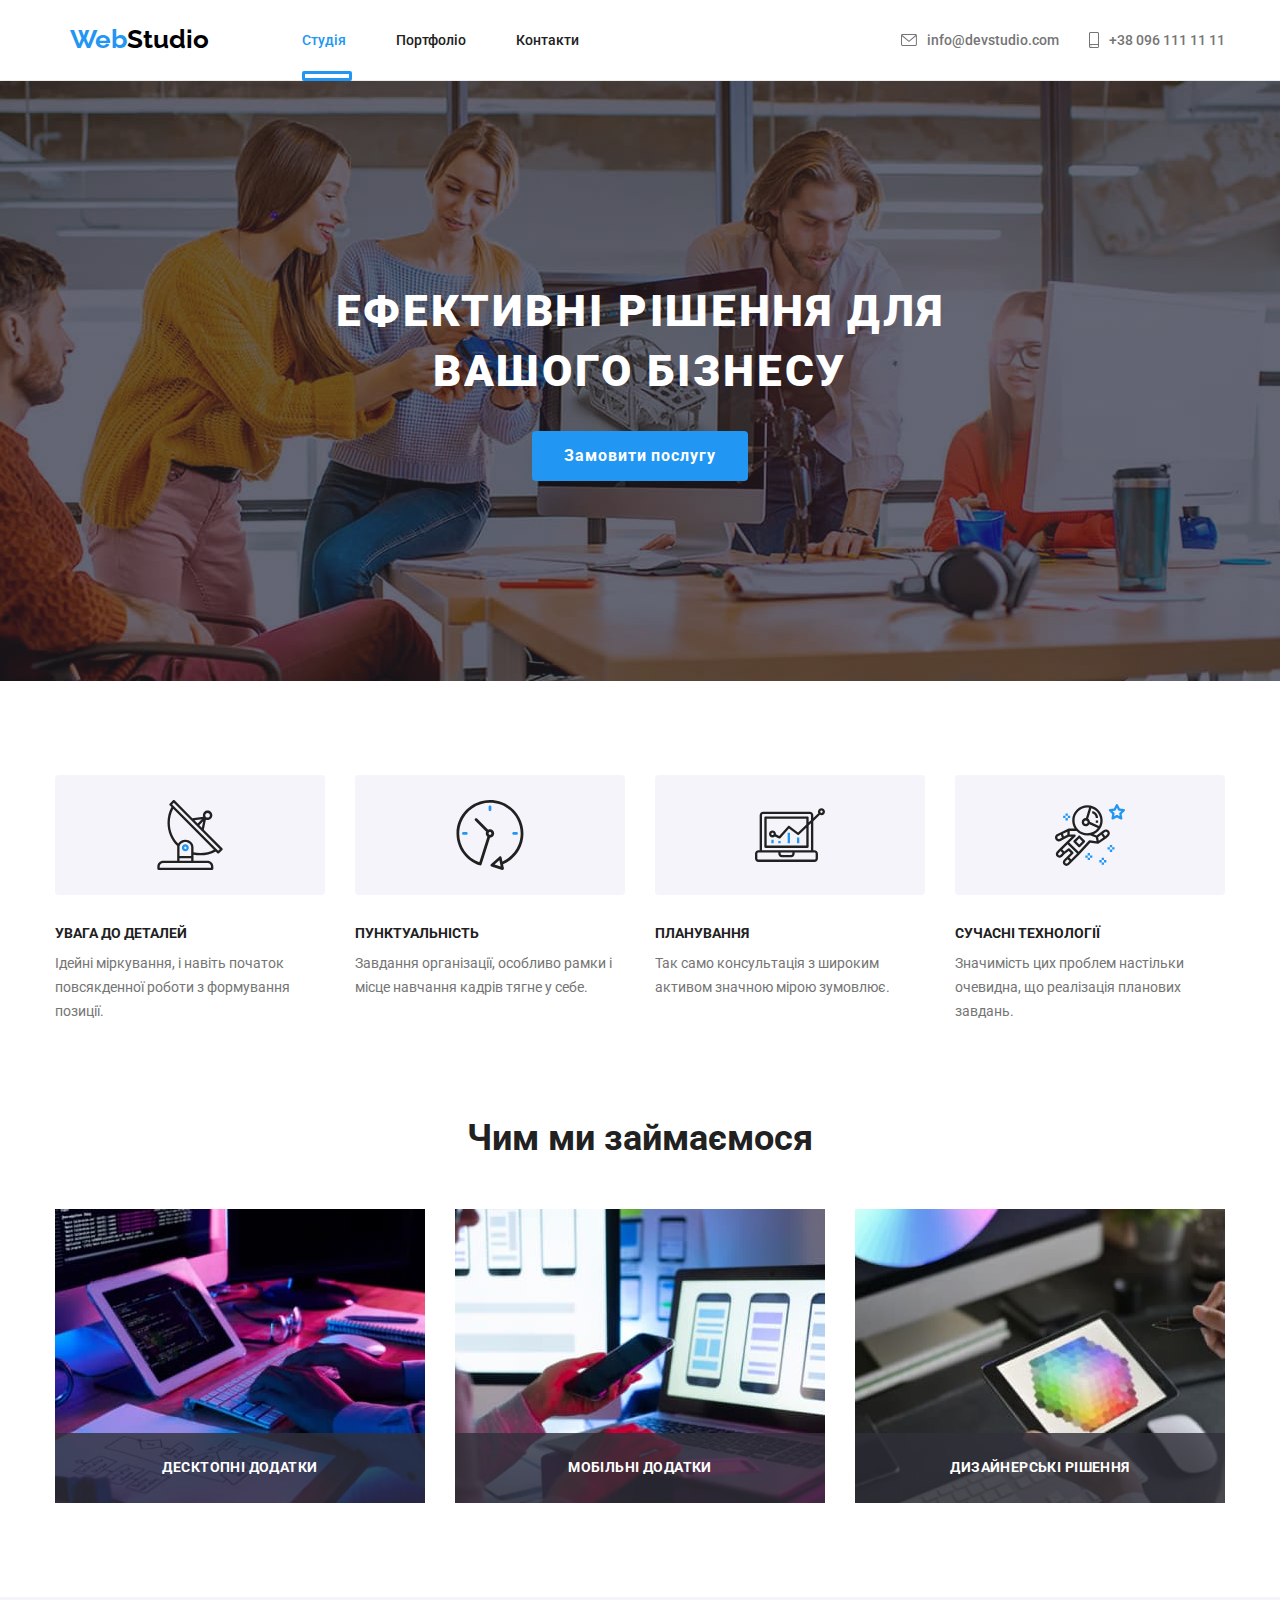
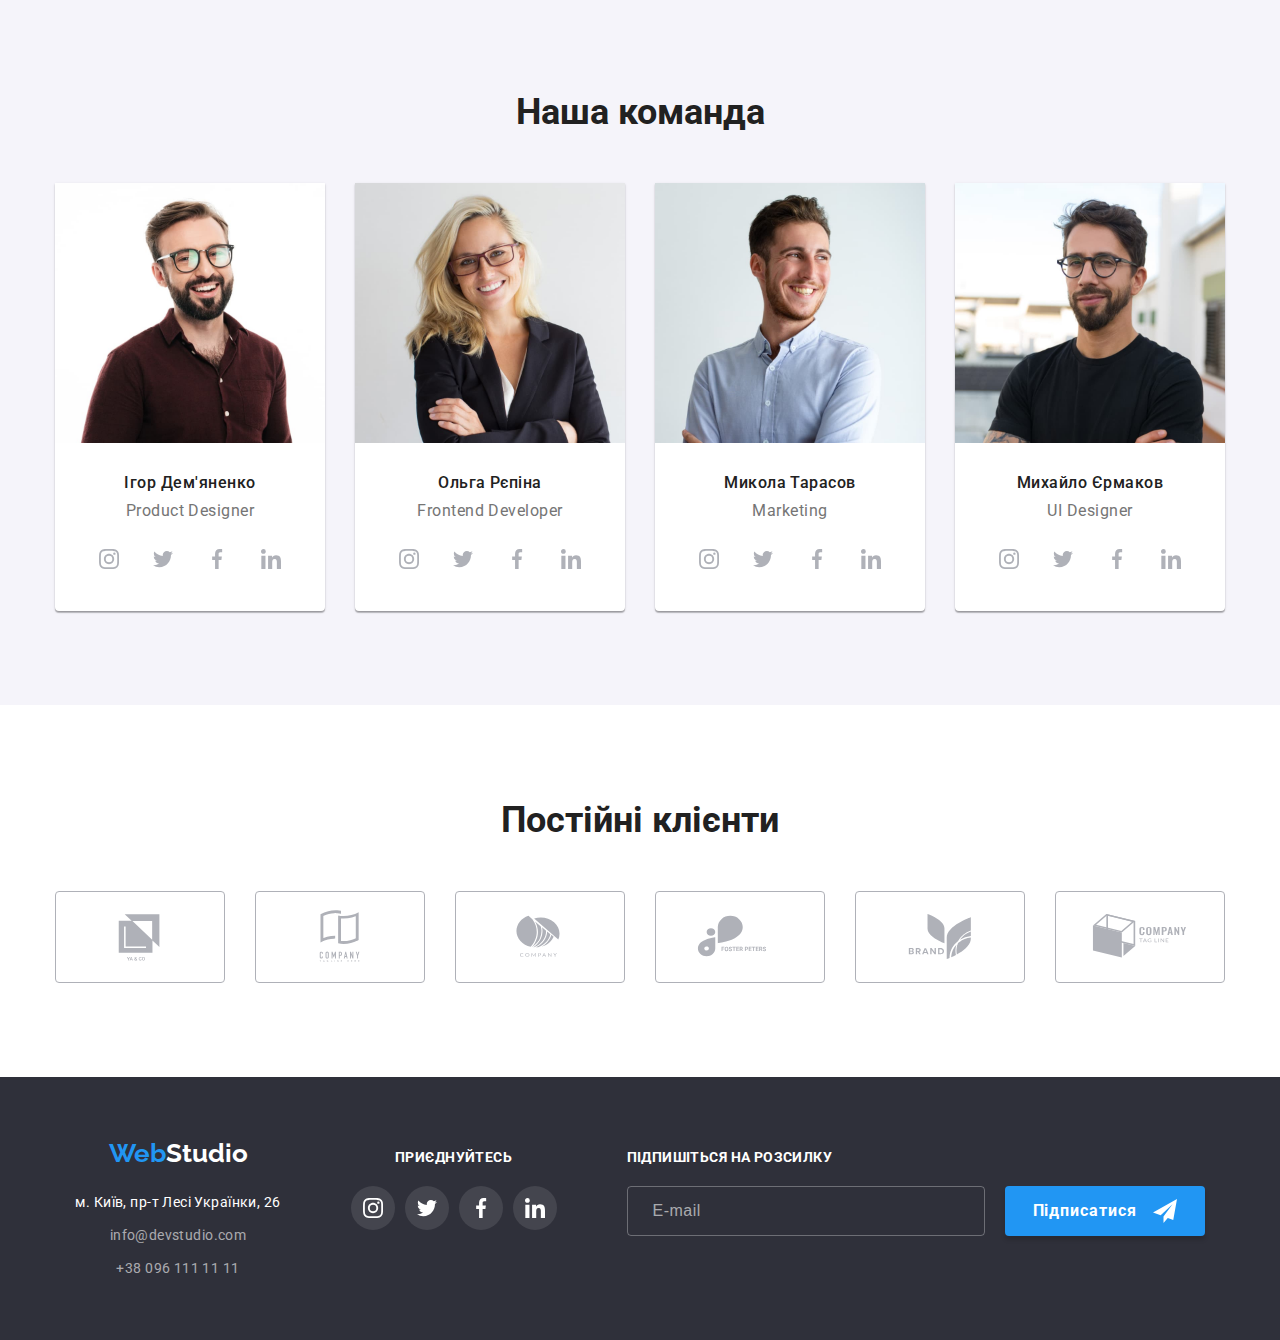
<file: index.html>
<!DOCTYPE html>
<html lang="en">
  <head>
    <meta charset="UTF-8" />
    <meta http-equiv="X-UA-Compatible" content="IE=edge" />
    <meta name="viewport" content="width=device-width, initial-scale=1.0" />
    <title>WebStudio</title>
    <link rel="preconnect" href="https://fonts.googleapis.com" />
    <link rel="preconnect" href="https://fonts.gstatic.com" crossorigin />
    <link
      href="https://fonts.googleapis.com/css2?family=Raleway:wght@700&family=Roboto:wght@400;500;700;900&display=swap"
      rel="stylesheet"
    />
    <link
      rel="stylesheet"
      href="https://cdnjs.cloudflare.com/ajax/libs/modern-normalize/1.1.0/modern-normalize.min.css"
      integrity="sha512-wpPYUAdjBVSE4KJnH1VR1HeZfpl1ub8YT/NKx4PuQ5NmX2tKuGu6U/JRp5y+Y8XG2tV+wKQpNHVUX03MfMFn9Q=="
      crossorigin="anonymous"
      referrerpolicy="no-referrer"
    />
    <link rel="stylesheet" href="./css/main.min.css" />
  </head>
  <body>
    <header class="header">
      <div class="container header__container">
        <a class="logo logo--color-dark" href="./index.html"
          ><span class="logo__web">Web</span>Studio</a
        >
        <nav class="header__navigation">
          <ul class="nav-list">
            <li class="nav-list__item">
              <a class="nav-list__link current" href="./index.html">Студія</a>
            </li>
            <li class="nav-list__item">
              <a class="nav-list__link" href="./portfolio.html">Портфоліо</a>
            </li>
            <li class="nav-list__item">
              <a class="nav-list__link" href="#">Контакти</a>
            </li>
          </ul>
        </nav>
        <ul class="contacts-list">
          <li class="contacts-list__item">
            <a class="contacts-list__link" href="mailto:info@devstudio.com">
              <svg class="contacts-list__icon" width="16" height="12">
                <use href="./images/icons.svg#icon-envelope"></use>
              </svg>
              info@devstudio.com
            </a>
          </li>
          <li class="contacts-list__item">
            <a class="contacts-list__link" href="tel:+380961111111">
              <svg class="contacts-list__icon" width="10" height="16">
                <use href="./images/icons.svg#icon-smartphone"></use>
              </svg>
              +38 096 111 11 11
            </a>
          </li>
        </ul>
        <button type="button" class="menu-close-btn" data-menu-open>
          <svg class="menu-close-btn__icon" width="24" height="16">
            <use href="./images/icons.svg#burger-icon"></use>
          </svg>
        </button>
      </div>
      <div class="mobile-menu is-hidden" data-menu>
        <div class="container">
          <div class="mob-menu-top">
            <button type="button" class="menu-close-btn" data-menu-close>
              <svg class="menu-close-btn__icon" width="19" height="19">
                <use href="./images/icons.svg#menu-close"></use>
              </svg>
            </button>
            <ul class="navi-list">
              <li class="navi-list__item">
                <a class="navi-list__link link current" href="./index.html">Студія</a>
              </li>
              <li class="navi-list__item">
                <a class="navi-list__link link" href="./portfolio.html"
                  >Портфоліо</a
                >
              </li>
              <li class="navi-list__item">
                <a class="navi-list__link link" href="#">Контакти</a>
              </li>
            </ul>
          </div>
          <div class="mob-menu-bottom">
            <ul class="cont-list">
              <li class="cont-list__item">
                <a class="cont-list__tel link blue-color" href="tel:+380961111111">
                  +38 096 111 11 11
                </a>
              </li>
              <li class="cont-list__item">
                <a class="cont-list__mail link" href="mailto:info@devstudio.com">
                  info@devstudio.com
                </a>
              </li>
            </ul>
            <ul class="mobile-soc">
              <li class="mobile-soc__item">
                <a
                  href=""
                  target="_blank"
                  rel="noopener noreferrer"
                  class="mobile-soc__link link blue-color"
                  >Instagram</a
                >
              </li>
              <li class="mobile-soc__item">
                <a
                  href=""
                  target="_blank"
                  rel="noopener noreferrer"
                  class="mobile-soc__link link blue-color"
                  >Twitter</a
                >
              </li>
              <li class="mobile-soc__item">
                <a
                  href=""
                  target="_blank"
                  rel="noopener noreferrer"
                  class="mobile-soc__link link blue-color"
                  >Facebook</a
                >
              </li>
              <li class="mobile-soc__item">
                <a
                  href=""
                  target="_blank"
                  rel="noopener noreferrer"
                  class="mobile-soc__link link blue-color"
                  >LinkedIn</a
                >
              </li>
            </ul>
          </div>
        </div>
      </div>
    </header>
    <main class="main">
      <section class="section hero">
        <div class="container hero__container">
          <h1 class="hero__title">
            Ефективні рішення для <br />
            вашого бізнесу
          </h1>
          <button class="hero__btn" type="button" data-modal-open>Замовити послугу</button>
        </div>
      </section>
      <section class="section advantages">
        <div class="container advantages__container">
          <h2 class="visually-hidden blocks-heading">Наші переваги</h2>
          <ul class="points-list">
            <li class="points-list__item">
              <div class="points-list__card">
                <svg class="points-list__icon" width="70" height="70">
                  <use href="./images/icons.svg#icon-antenna"></use>
                </svg>
              </div>
              <h3 class="points-list__title">УВАГА ДО ДЕТАЛЕЙ</h3>
              <p class="points-list__text">
                Ідейні міркування, і навіть початок повсякденної роботи з формування позиції.
              </p>
            </li>
            <li class="points-list__item">
              <div class="points-list__card">
                <svg class="points-list__icon" width="70" height="70">
                  <use href="./images/icons.svg#icon-clock"></use>
                </svg>
              </div>
              <h3 class="points-list__title">ПУНКТУАЛЬНІСТЬ</h3>
              <p class="points-list__text">
                Завдання організації, особливо рамки і місце навчання кадрів тягне у себе.
              </p>
            </li>
            <li class="points-list__item">
              <div class="points-list__card">
                <svg class="points-list__icon" width="70" height="70">
                  <use href="./images/icons.svg#icon-diagram"></use>
                </svg>
              </div>
              <h3 class="points-list__title">ПЛАНУВАННЯ</h3>
              <p class="points-list__text">
                Так само консультація з широким активом значною мірою зумовлює.
              </p>
            </li>
            <li class="points-list__item">
              <div class="points-list__card">
                <svg class="points-list__icon" width="70" height="70">
                  <use href="./images/icons.svg#icon-astronaut"></use>
                </svg>
              </div>
              <h3 class="points-list__title">СУЧАСНІ ТЕХНОЛОГІЇ</h3>
              <p class="points-list__text">
                Значимість цих проблем настільки очевидна, що реалізація планових завдань.
              </p>
            </li>
          </ul>
        </div>
      </section>
      <section class="section projects">
        <div class="container projects__container">
          <h2 class="blocks-heading">Чим ми займаємося</h2>
          <ul class="image-list">
            <li class="image-list__item">
              <picture>
                <source srcset="./images/desktop-des-1x.jpg 1x, ./images/desktop-des-2x.jpg 2x"
                media="(min-width: 1200px)"/>
                <img
                  src="./images/desktop-des-2x.jpg"
                  class="image-list__img"
                  width="370"
                  alt="desktop applications"
                />
              </picture>
              <div class="image-list__label-wrap">
                <p class="image-list__label-text">Десктопні додатки</p>
              </div>
            </li>
            <li class="image-list__item">
              <picture>
                <source srcset="./images/mobile-des-1x.jpg 1x, ./images/mobile-des-2x.jpg 2x"
                media="(min-width: 1200px)"/>
                <img
                  src="./images/mobile-des-2x.jpg"
                  class="image-list__img"
                  width="370"
                  alt="mobile applications"
                />
              </picture>
              <div class="image-list__label-wrap">
                <p class="image-list__label-text">Мобільні додатки</p>
              </div>
            </li>
            <li class="image-list__item">
              <picture>
                <source srcset="./images/tablet-des-1x.jpg 1x, ./images/tablet-des-2x.jpg 2x"
                media="(min-width: 1200px)"/>
                <img
                  src="./images/tablet-des-2x.jpg"
                  class="image-list__img"
                  width="370"
                  alt="tablet applications"
                />
              </picture>
              <div class="image-list__label-wrap">
                <p class="image-list__label-text">Дизайнерські рішення</p>
              </div>
            </li>
          </ul>
        </div>
      </section>
      <section class="section team">
        <div class="container team__container">
          <h2 class="blocks-heading">Наша команда</h2>
          <ul class="card-list">
            <li class="card-list__item">
              <picture>
                <source srcset="./images/prod-designer-des-1x.jpg 1x, ./images/prod-designer-des-2x.jpg 2x"
                media="(min-width: 1200px)"/>
                <source srcset="./images/prod-designer-tab-1x.jpg 1x, ./images/prod-designer-tab-2x.jpg 2x"
                media="(min-width: 768px)"/>
                <source srcset="./images/prod-designer-mob-1x.jpg 1x, ./images/prod-designer-mob-2x.jpg 2x"
                media="(min-width: 480px)"/>
                <img
                  src="./images/prod-designer-mob-1x.jpg"
                  class="card-list__img"
                  alt="product designer"
                />
              </picture>
              <div class="card-list__description-wrap">
                <h3 class="card-list__worker">Ігор Дем'яненко</h3>
                <p class="card-list__position">Product Designer</p>
                <ul class="social-list">
                  <li class="social-list__item">
                    <a
                      class="social-list__link soc--bg-color-white soc--color-grey"
                      href="#"
                      target="_blank"
                    >
                      <svg class="social-list__icon" width="20" height="20">
                        <use href="./images/icons.svg#icon-instagram"></use>
                      </svg>
                    </a>
                  </li>
                  <li class="social-list__item">
                    <a
                      class="social-list__link soc--bg-color-white soc--color-grey"
                      href="#"
                      target="_blank"
                    >
                      <svg class="social-list__icon" width="20" height="20">
                        <use href="./images/icons.svg#icon-twitter"></use>
                      </svg>
                    </a>
                  </li>
                  <li class="social-list__item">
                    <a
                      class="social-list__link soc--bg-color-white soc--color-grey"
                      href="#"
                      target="_blank"
                    >
                      <svg class="social-list__icon" width="20" height="20">
                        <use href="./images/icons.svg#icon-facebook"></use>
                      </svg>
                    </a>
                  </li>
                  <li class="social-list__item">
                    <a
                      class="social-list__link soc--bg-color-white soc--color-grey"
                      href="#"
                      target="_blank"
                    >
                      <svg class="social-list__icon" width="20" height="20">
                        <use href="./images/icons.svg#icon-linkedin"></use>
                      </svg>
                    </a>
                  </li>
                </ul>
              </div>
            </li>
            <li class="card-list__item">
              <picture>
                <source srcset="./images/developer-des-1x.jpg 1x, ./images/developer-des-2x.jpg 2x"
                media="(min-width: 1200px)"/>
                <source srcset="./images/developer-tab-1x.jpg 1x, ./images/developer-tab-2x.jpg 2x"
                media="(min-width: 768px)"/>
                <source srcset="./images/developer-mob-1x.jpg 1x, ./images/developer-mob-2x.jpg 2x"
                media="(min-width: 480px)"/>
                <img
                  class="card-list__img"
                  src="./images/developer-mob-1x.jpg"
                  alt="frontend developer"
                />
              </picture>
              <div class="card-list__description-wrap">
                <h3 class="card-list__worker">Ольга Рєпіна</h3>
                <p class="card-list__position">Frontend Developer</p>
                <ul class="social-list">
                  <li class="social-list__item">
                    <a
                      class="social-list__link soc--bg-color-white soc--color-grey"
                      href="#"
                      target="_blank"
                    >
                      <svg class="social-list__icon" width="20" height="20">
                        <use href="./images/icons.svg#icon-instagram"></use>
                      </svg>
                    </a>
                  </li>
                  <li class="social-list__item">
                    <a
                      class="social-list__link soc--bg-color-white soc--color-grey"
                      href="#"
                      target="_blank"
                    >
                      <svg class="social-list__icon" width="20" height="20">
                        <use href="./images/icons.svg#icon-twitter"></use>
                      </svg>
                    </a>
                  </li>
                  <li class="social-list__item">
                    <a
                      class="social-list__link soc--bg-color-white soc--color-grey"
                      href="#"
                      target="_blank"
                    >
                      <svg class="social-list__icon" width="20" height="20">
                        <use href="./images/icons.svg#icon-facebook"></use>
                      </svg>
                    </a>
                  </li>
                  <li class="social-list__item">
                    <a
                      class="social-list__link soc--bg-color-white soc--color-grey"
                      href="#"
                      target="_blank"
                    >
                      <svg class="social-list__icon" width="20" height="20">
                        <use href="./images/icons.svg#icon-linkedin"></use>
                      </svg>
                    </a>
                  </li>
                </ul>
              </div>
            </li>
            <li class="card-list__item">
              <picture>
                <source srcset="./images/marketing-des-1x.jpg 1x, ./images/marketing-des-2x.jpg 2x"
                media="(min-width: 1200px)"/>
                <source srcset="./images/marketing-tab-1x.jpg 1x, ./images/marketing-tab-2x.jpg 2x"
                media="(min-width: 768px)"/>
                <source srcset="./images/marketing-mob-1x.jpg 1x, ./images/marketing-mob-2x.jpg 2x"
                media="(min-width: 480px)"/>
                <img
                  class="card-list__img"
                  src="./images/marketing-mob-1x.jpg"
                  alt="marketing"
                />
              </picture>
              <div class="card-list__description-wrap">
                <h3 class="card-list__worker">Микола Тарасов</h3>
                <p class="card-list__position">Marketing</p>
                <ul class="social-list">
                  <li class="social-list__item">
                    <a
                      class="social-list__link soc--bg-color-white soc--color-grey"
                      href="#"
                      target="_blank"
                    >
                      <svg class="social-list__icon" width="20" height="20">
                        <use href="./images/icons.svg#icon-instagram"></use>
                      </svg>
                    </a>
                  </li>
                  <li class="social-list__item">
                    <a
                      class="social-list__link soc--bg-color-white soc--color-grey"
                      href="#"
                      target="_blank"
                    >
                      <svg class="social-list__icon" width="20" height="20">
                        <use href="./images/icons.svg#icon-twitter"></use>
                      </svg>
                    </a>
                  </li>
                  <li class="social-list__item">
                    <a
                      class="social-list__link soc--bg-color-white soc--color-grey"
                      href="#"
                      target="_blank"
                    >
                      <svg class="social-list__icon" width="20" height="20">
                        <use href="./images/icons.svg#icon-facebook"></use>
                      </svg>
                    </a>
                  </li>
                  <li class="social-list__item">
                    <a
                      class="social-list__link soc--bg-color-white soc--color-grey"
                      href="#"
                      target="_blank"
                    >
                      <svg class="social-list__icon" width="20" height="20">
                        <use href="./images/icons.svg#icon-linkedin"></use>
                      </svg>
                    </a>
                  </li>
                </ul>
              </div>
            </li>
            <li class="card-list__item">
              <picture>
                <source srcset="./images/ui-designer-des-1x.jpg 1x, ./images/ui-designer-des-2x.jpg 2x"
                media="(min-width: 1200px)"/>
                <source srcset="./images/ui-designer-tab-1x.jpg 1x, ./images/ui-designer-tab-2x.jpg 2x"
                media="(min-width: 768px)"/>
                <source srcset="./images/ui-designer-mob-1x.jpg 1x, ./images/ui-designer-mob-2x.jpg 2x"
                media="(min-width: 480px)"/>
                <img
                  class="card-list__img"
                  src="./images/ui-designer-mob-1x.jpg"
                  alt="ui designer"
                />
              </picture>
              <div class="card-list__description-wrap">
                <h3 class="card-list__worker">Михайло Єрмаков</h3>
                <p class="card-list__position">UI Designer</p>
                <ul class="social-list">
                  <li class="social-list__item">
                    <a
                      class="social-list__link soc--bg-color-white soc--color-grey"
                      href="#"
                      target="_blank"
                    >
                      <svg class="social-list__icon" width="20" height="20">
                        <use href="./images/icons.svg#icon-instagram"></use>
                      </svg>
                    </a>
                  </li>
                  <li class="social-list__item">
                    <a
                      class="social-list__link soc--bg-color-white soc--color-grey"
                      href="#"
                      target="_blank"
                    >
                      <svg class="social-list__icon" width="20" height="20">
                        <use href="./images/icons.svg#icon-twitter"></use>
                      </svg>
                    </a>
                  </li>
                  <li class="social-list__item">
                    <a
                      class="social-list__link soc--bg-color-white soc--color-grey"
                      href="#"
                      target="_blank"
                    >
                      <svg class="social-list__icon" width="20" height="20">
                        <use href="./images/icons.svg#icon-facebook"></use>
                      </svg>
                    </a>
                  </li>
                  <li class="social-list__item">
                    <a
                      class="social-list__link soc--bg-color-white soc--color-grey"
                      href="#"
                      target="_blank"
                    >
                      <svg class="social-list__icon" width="20" height="20">
                        <use href="./images/icons.svg#icon-linkedin"></use>
                      </svg>
                    </a>
                  </li>
                </ul>
              </div>
            </li>
          </ul>
        </div>
      </section>
      <section class="section customers">
        <div class="container customers__container">
          <h2 class="blocks-heading">Постійні клієнти</h2>
          <ul class="company-list">
            <li class="company-list__item">
              <a class="company-list__link" href="#">
                <svg class="company-list__icon" width="106" height="60">
                  <use href="./images/icons.svg#icon-logo1"></use></svg
              ></a>
            </li>
            <li class="company-list__item">
              <a class="company-list__link" href="#">
                <svg class="company-list__icon" width="106" height="60">
                  <use href="./images/icons.svg#icon-logo2"></use></svg
              ></a>
            </li>
            <li class="company-list__item">
              <a class="company-list__link" href="#">
                <svg class="company-list__icon" width="106" height="60">
                  <use href="./images/icons.svg#icon-logo3"></use></svg
              ></a>
            </li>
            <li class="company-list__item">
              <a class="company-list__link" href="#">
                <svg class="company-list__icon" width="106" height="60">
                  <use href="./images/icons.svg#icon-logo4"></use></svg
              ></a>
            </li>
            <li class="company-list__item">
              <a class="company-list__link" href="#">
                <svg class="company-list__icon" width="106" height="60">
                  <use href="./images/icons.svg#icon-logo5"></use></svg
              ></a>
            </li>
            <li class="company-list__item">
              <a class="company-list__link" href="#">
                <svg class="company-list__icon" width="106" height="60">
                  <use href="./images/icons.svg#icon-logo6"></use></svg
              ></a>
            </li>
          </ul>
        </div>
      </section>
    </main>
    <footer class="footer">
      <div class="container footer__container">
        <div class="footer__flex">
          <div class="footer__contacts-wrapper">
            <a class="logo-link logo--color-light" href="./index.html"
              ><span class="logo-link__text">Web</span>Studio</a
            >
            <address class="address">
              <ul class="data-list">
                <li class="data-list__item">
                  <a
                    class="data-list__map-link"
                    href="https://goo.gl/maps/oTCxZW5Ht5nhdGdL8"
                    target="_blank"
                    rel="noopener noreferrer"
                    >м. Київ, пр-т Лесі Українки, 26</a
                  >
                </li>
                <li class="data-list__item">
                  <a class="data-list__mail-link" href="mailto:info@devstudio.com"
                    >info@devstudio.com</a
                  >
                </li>
                <li class="data-list__item">
                  <a class="data-list__tel-link" href="tel:+380961111111">+38 096 111 11 11</a>
                </li>
              </ul>
            </address>
          </div>
          <div class="social-accede">
            <p class="social-accede__uptitle">приєднуйтесь</p>
            <ul class="join-list">
              <li class="join-list__item">
                <a
                  class="join-list__link soc--bg-color-trans soc--color-white"
                  href="#"
                  target="_blank"
                >
                  <svg class="join-list__icon" width="20" height="20">
                    <use href="./images/icons.svg#icon-instagram"></use>
                  </svg>
                </a>
              </li>
              <li class="join-list__item">
                <a
                  class="join-list__link soc--bg-color-trans soc--color-white"
                  href="#"
                  target="_blank"
                >
                  <svg class="join-list__icon" width="20" height="20">
                    <use href="./images/icons.svg#icon-twitter"></use>
                  </svg>
                </a>
              </li>
              <li class="join-list__item">
                <a
                  class="join-list__link soc--bg-color-trans soc--color-white"
                  href="#"
                  target="_blank"
                >
                  <svg class="join-list__icon" width="20" height="20">
                    <use href="./images/icons.svg#icon-facebook"></use>
                  </svg>
                </a>
              </li>
              <li class="join-list__item">
                <a
                  class="join-list__link soc--bg-color-trans soc--color-white"
                  href="#"
                  target="_blank"
                >
                  <svg class="join-list__icon" width="20" height="20">
                    <use href="./images/icons.svg#icon-linkedin"></use>
                  </svg>
                </a>
              </li>
            </ul>
          </div>
        </div>
        <div class="subscribe">
          <p class="subscribe__uptitle">підпишіться на розсилку</p>
          <form class="subscribe-form">
            <div class="subscribe-form__container">
              <input
                class="subscribe-form__input"
                type="email"
                placeholder="E-mail"
                name="subscribe-name"
              />
              <button class="subscribe-form__button" type="submit">
                <svg class="subscribe-form__icon" width="24" height="24">
                  <use href="./images/icons.svg#icon-subscribe"></use>
                </svg>
                Підписатися
              </button>
            </div>
          </form>
        </div>
      </div>
    </footer>
    <div class="modal is-hidden" data-modal>
      <div class="modal__container">
        <button class="modal__close-btn" type="button" data-modal-close>
          <svg class="modal__close-icon" width="18" height="18">
            <use href="./images/icons.svg#close-icon"></use>
          </svg>
        </button>
        <p class="modal__title">Залиште свої дані, ми вам передзвонимо</p>
        <form class="modal-form">
          <div class="modal-form__field">
            <label class="modal-form__input-label" for="user-name-id">Ім'я</label>
            <div class="modal-form__input-wrap">
              <input class="modal-form__input-text" type="text" name="user-name" id="user-name-id" />
              <svg class="modal-form__input-icon" width="18" height="18">
                <use href="./images/icons.svg#person-icon"></use>
              </svg>
            </div>
          </div>
          <div class="modal-form__field">
            <label class="modal-form__input-label" for="user-tel-id">Телефон</label>
            <div class="modal-form__input-wrap">
              <input class="modal-form__input-text" type="tel" name="user-tel" id="user-tel-id" />
              <svg class="modal-form__input-icon" width="18" height="18">
                <use href="./images/icons.svg#phone-icon"></use>
              </svg>
            </div>
          </div>
          <div class="modal-form__field">
            <label class="modal-form__input-label" for="user-email-id">Пошта</label>
            <div class="modal-form__input-wrap">
              <input class="modal-form__input-text" type="email" name="user-email" id="user-email-id" />
              <svg class="modal-form__input-icon" width="18" height="18">
                <use href="./images/icons.svg#email-icon"></use>
              </svg>
            </div>
          </div>
          <div class="modal-form__field">
            <label class="modal-form__input-label" for="user-text">Коментар</label>
            <textarea
              class="modal-form__textarea-comment"
              name="user-text"
              id="user-text"
              placeholder="Введіть текст"
            ></textarea>
          </div>
          <div class="modal-form__checkbox-wrap">
            <input class="modal-form__check-input hide" type="checkbox" name="policy" id="policy" />
            <label for="policy" class="modal-form__label-agree">
              <span>
                <svg class="modal-form__check-icon" width="16" height="15">
                  <use href="./images/icons.svg#icon-check"></use>
                </svg>
              </span>
              <span class="modal-form__check-text">
                Погоджуюся з розсилкою та приймаю&nbsp;
                <a href="#" class="modal-form__link-condition">Умови договору</a>
              </span>
            </label>
          </div>
          <button class="modal-form__send-btn" type="submit">Відправити</button>
        </form>
      </div>
    </div>
    <script src="./js/modal.js"></script>
    <script src="./js/menu.js"></script>
  </body>
</html>
</file>
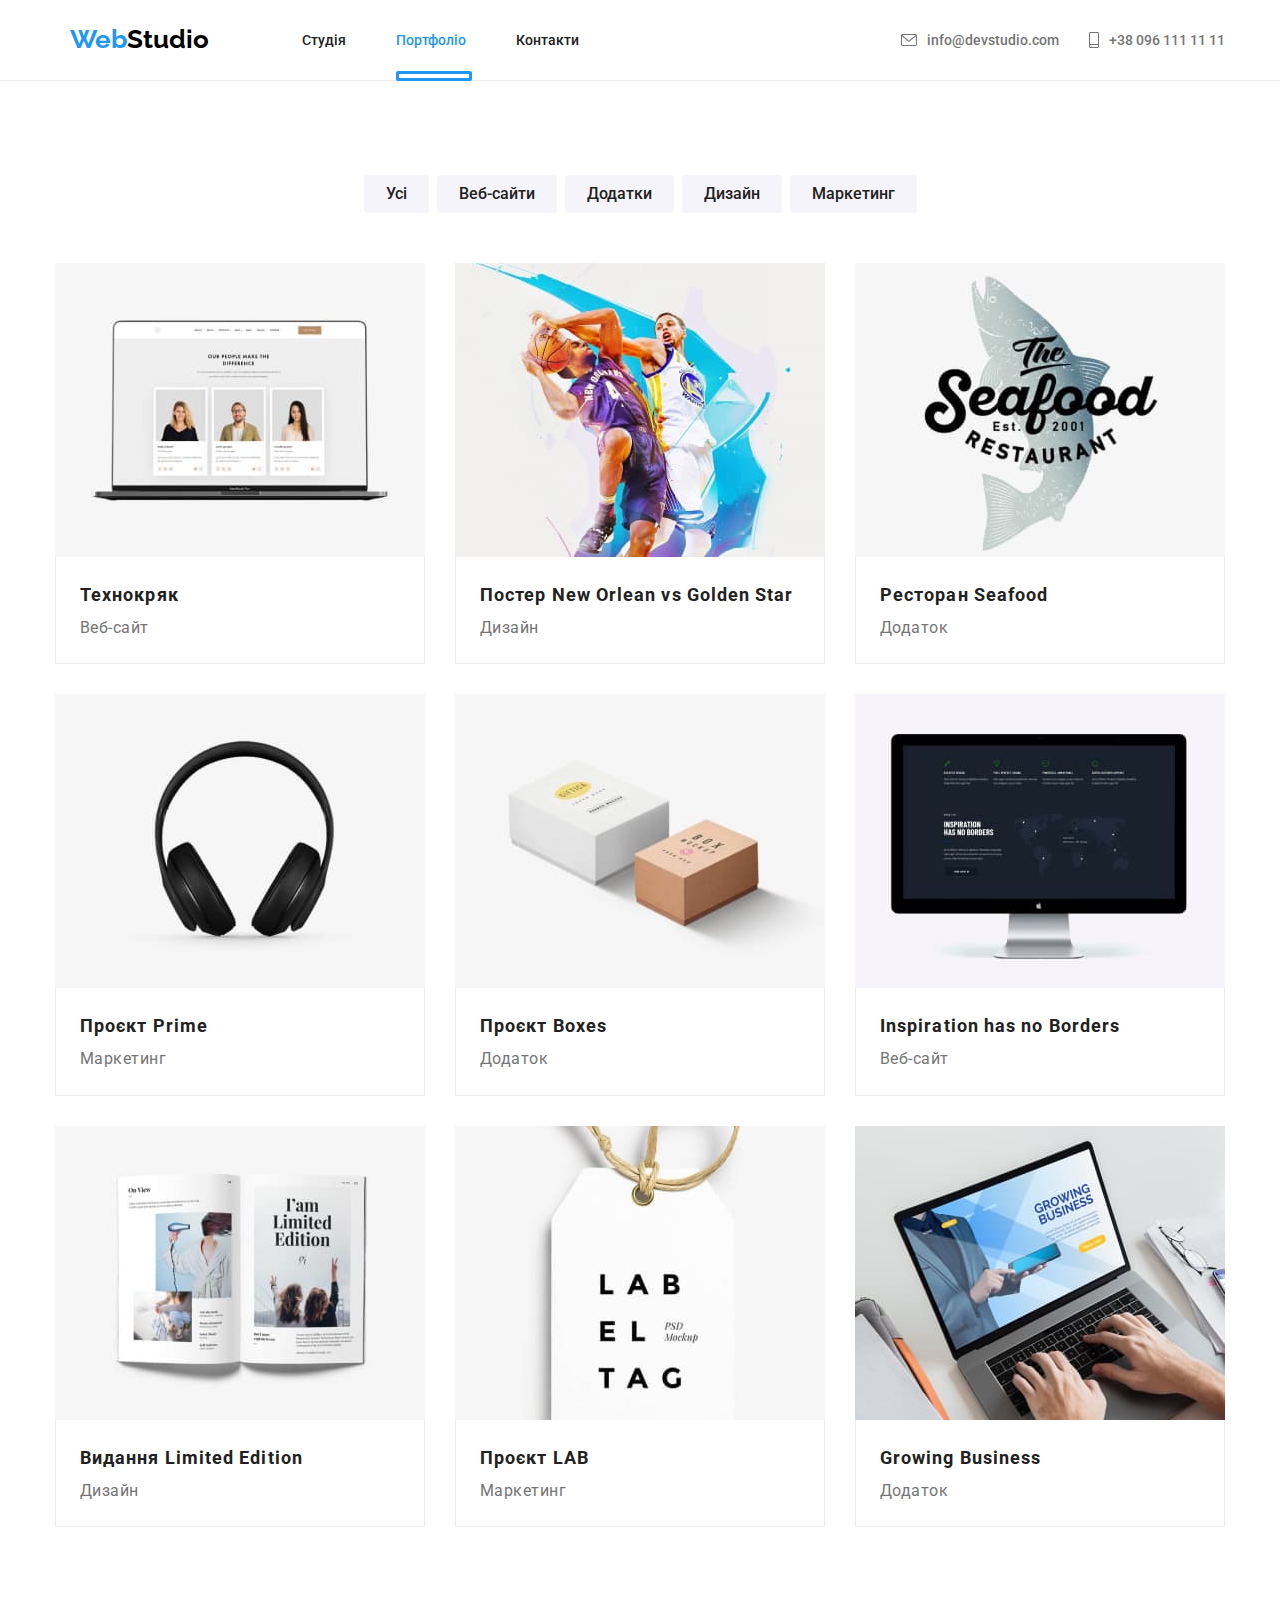
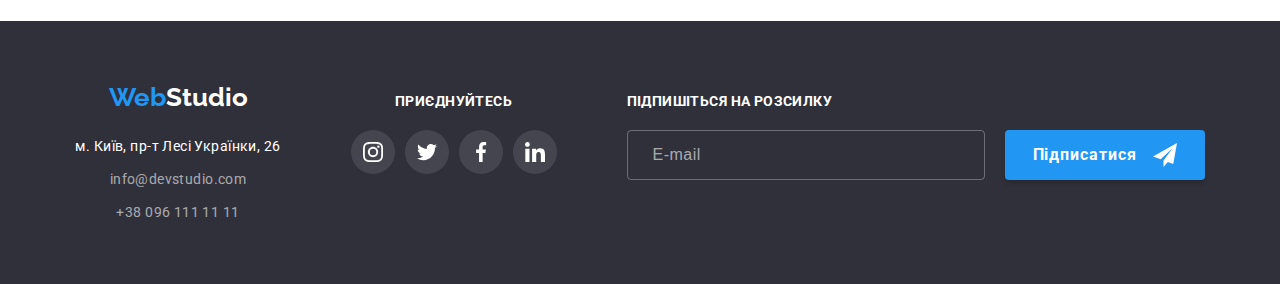
<file: portfolio.html>
<!DOCTYPE html>
<html lang="en">
  <head>
    <meta charset="UTF-8" />
    <meta http-equiv="X-UA-Compatible" content="IE=edge" />
    <meta name="viewport" content="width=device-width, initial-scale=1.0" />
    <title>Portfolio</title>
    <link rel="preconnect" href="https://fonts.googleapis.com" />
    <link rel="preconnect" href="https://fonts.gstatic.com" crossorigin />
    <link
      href="https://fonts.googleapis.com/css2?family=Raleway:wght@700&family=Roboto:wght@400;500;700;900&display=swap"
      rel="stylesheet"
    />
    <link
      rel="stylesheet"
      href="https://cdnjs.cloudflare.com/ajax/libs/modern-normalize/1.1.0/modern-normalize.min.css"
      integrity="sha512-wpPYUAdjBVSE4KJnH1VR1HeZfpl1ub8YT/NKx4PuQ5NmX2tKuGu6U/JRp5y+Y8XG2tV+wKQpNHVUX03MfMFn9Q=="
      crossorigin="anonymous"
      referrerpolicy="no-referrer"
    />
    <link rel="stylesheet" href="./css/main.min.css" />
  </head>
  <body>
    <header class="header">
      <div class="container header__container">
        <a class="logo logo--color-dark" href="./index.html"
          ><span class="logo__web">Web</span>Studio</a
        >
        <nav class="header__navigation">
          <ul class="nav-list">
            <li class="nav-list__item">
              <a class="nav-list__link" href="./index.html">Студія</a>
            </li>
            <li class="nav-list__item">
              <a class="nav-list__link current" href="./portfolio.html">Портфоліо</a>
            </li>
            <li class="nav-list__item">
              <a class="nav-list__link" href="#">Контакти</a>
            </li>
          </ul>
        </nav>
        <ul class="contacts-list">
          <li class="contacts-list__item">
            <a class="contacts-list__link" href="mailto:info@devstudio.com">
              <svg class="contacts-list__icon" width="16" height="12">
                <use href="./images/icons.svg#icon-envelope"></use>
              </svg>
              info@devstudio.com
            </a>
          </li>
          <li class="contacts-list__item">
            <a class="contacts-list__link" href="tel:+380961111111">
              <svg class="contacts-list__icon" width="10" height="16">
                <use href="./images/icons.svg#icon-smartphone"></use>
              </svg>
              +38 096 111 11 11
            </a>
          </li>
        </ul>
        <button type="button" class="menu-close-btn" data-menu-open>
          <svg class="menu-close-btn__icon" width="24" height="16">
            <use href="./images/icons.svg#burger-icon"></use>
          </svg>
        </button>
      </div>
      <div class="mobile-menu is-hidden" data-menu>
        <div class="container">
          <div class="mob-menu-top">
            <button type="button" class="menu-close-btn" data-menu-close>
              <svg class="menu-close-btn__icon" width="19" height="19">
                <use href="./images/icons.svg#menu-close"></use>
              </svg>
            </button>
            <ul class="navi-list">
              <li class="navi-list__item">
                <a class="navi-list__link link current" href="./index.html">Студія</a>
              </li>
              <li class="navi-list__item">
                <a class="navi-list__link link" href="./portfolio.html"
                  >Портфоліо</a
                >
              </li>
              <li class="navi-list__item">
                <a class="navi-list__link link" href="#">Контакти</a>
              </li>
            </ul>
          </div>
          <div class="mob-menu-bottom">
            <ul class="cont-list">
              <li class="cont-list__item">
                <a class="cont-list__tel link blue-color" href="tel:+380961111111">
                  +38 096 111 11 11
                </a>
              </li>
              <li class="cont-list__item">
                <a class="cont-list__mail link" href="mailto:info@devstudio.com">
                  info@devstudio.com
                </a>
              </li>
            </ul>
            <ul class="mobile-soc">
              <li class="mobile-soc__item">
                <a
                  href=""
                  target="_blank"
                  rel="noopener noreferrer"
                  class="mobile-soc__link link blue-color"
                  >Instagram</a
                >
              </li>
              <li class="mobile-soc__item">
                <a
                  href=""
                  target="_blank"
                  rel="noopener noreferrer"
                  class="mobile-soc__link link blue-color"
                  >Twitter</a
                >
              </li>
              <li class="mobile-soc__item">
                <a
                  href=""
                  target="_blank"
                  rel="noopener noreferrer"
                  class="mobile-soc__link link blue-color"
                  >Facebook</a
                >
              </li>
              <li class="mobile-soc__item">
                <a
                  href=""
                  target="_blank"
                  rel="noopener noreferrer"
                  class="mobile-soc__link link blue-color"
                  >LinkedIn</a
                >
              </li>
            </ul>
          </div>
        </div>
      </div>
    </header>
    <main>
      <section class="section portfolio">
        <div class="container portfolio__container">
          <h1 class="visually-hidden">Портфоліо</h1>
          <ul class="select-list">
            <li class="select-list__item">
              <button class="select-list__button" type="button">Усі</button>
            </li>
            <li class="select-list__item">
              <button class="select-list__button" type="button">Веб-сайти</button>
            </li>
            <li class="select-list__item">
              <button class="select-list__button" type="button">Додатки</button>
            </li>
            <li class="select-list__item">
              <button class="select-list__button" type="button">Дизайн</button>
            </li>
            <li class="select-list__item">
              <button class="select-list__button" type="button">Маркетинг</button>
            </li>
          </ul>
          <ul class="gallery-list">
            <li class="gallery-list__item">
              <a class="gallery-list__link" href="#">
                <div class="gallery-list__wrap">
                  <img
                    class="gallery-list__img"
                    src="./images/technoquack-des-1x.jpg"
                    alt="Технокряк"
                  />
                  <p class="gallery-list__text-top">
                    Lorem ipsum dolor sit amet consectetur adipisicing elit. Illo at fugiat
                    asperiores minima obcaecati voluptates, ad dicta voluptatibus tempora doloribus?
                  </p>
                </div>
                <div class="gallery-list__text-wrap">
                  <h2 class="gallery-list__name">Технокряк</h2>
                  <p class="gallery-list__type">Веб-сайт</p>
                </div>
              </a>
            </li>
            <li class="gallery-list__item">
              <a class="gallery-list__link" href="#">
                <div class="gallery-list__wrap">
                  <img
                    class="gallery-list__img"
                    src="./images/orlean-des-1x.jpg"
                    alt="new Orlean Golden Star"
                  />
                  <p class="gallery-list__text-top">
                    Lorem ipsum dolor sit amet consectetur adipisicing elit. Illo at fugiat
                    asperiores minima obcaecati voluptates, ad dicta voluptatibus tempora doloribus?
                  </p>
                </div>
                <div class="gallery-list__text-wrap">
                  <h2 class="gallery-list__name">Постер New Orlean vs Golden Star</h2>
                  <p class="gallery-list__type">Дизайн</p>
                </div>
              </a>
            </li>
            <li class="gallery-list__item">
              <a class="gallery-list__link" href="#">
                <div class="gallery-list__wrap">
                  <img
                    class="gallery-list__img"
                    src="./images/seafood-des-1x.jpg"
                    alt="seafood"
                  />
                  <p class="gallery-list__text-top">
                    Lorem ipsum dolor sit amet consectetur adipisicing elit. Illo at fugiat
                    asperiores minima obcaecati voluptates, ad dicta voluptatibus tempora doloribus?
                  </p>
                </div>
                <div class="gallery-list__text-wrap">
                  <h2 class="gallery-list__name">Ресторан Seafood</h2>
                  <p class="gallery-list__type">Додаток</p>
                </div>
              </a>
            </li>
            <li class="gallery-list__item">
              <a class="gallery-list__link" href="#">
                <div class="gallery-list__wrap">
                  <img
                    class="gallery-list__img"
                    src="./images/prime-des-1x.jpg"
                    alt="prime"
                  />
                  <p class="gallery-list__text-top">
                    Lorem ipsum dolor sit amet consectetur adipisicing elit. Illo at fugiat
                    asperiores minima obcaecati voluptates, ad dicta voluptatibus tempora doloribus?
                  </p>
                </div>
                <div class="gallery-list__text-wrap">
                  <h2 class="gallery-list__name">Проєкт Prime</h2>
                  <p class="gallery-list__type">Маркетинг</p>
                </div>
              </a>
            </li>
            <li class="gallery-list__item">
              <a class="gallery-list__link" href="#">
                <div class="gallery-list__wrap">
                  <img
                    class="gallery-list__img"
                    src="./images/boxes-des-1x.jpg"
                    alt="boxes"
                  />
                  <p class="gallery-list__text-top">
                    Lorem ipsum dolor sit amet consectetur adipisicing elit. Illo at fugiat
                    asperiores minima obcaecati voluptates, ad dicta voluptatibus tempora doloribus?
                  </p>
                </div>
                <div class="gallery-list__text-wrap">
                  <h2 class="gallery-list__name">Проєкт Boxes</h2>
                  <p class="gallery-list__type">Додаток</p>
                </div>
              </a>
            </li>
            <li class="gallery-list__item">
              <a class="gallery-list__link" href="#">
                <div class="gallery-list__wrap">
                  <img
                    class="gallery-list__img"
                    src="./images/inspiration-des-1x.jpg"
                    alt="inspiration Has No Borders"
                  />
                  <p class="gallery-list__text-top">
                    Lorem ipsum dolor sit amet consectetur adipisicing elit. Illo at fugiat
                    asperiores minima obcaecati voluptates, ad dicta voluptatibus tempora doloribus?
                  </p>
                </div>
                <div class="gallery-list__text-wrap">
                  <h2 class="gallery-list__name">Inspiration has no Borders</h2>
                  <p class="gallery-list__type">Веб-сайт</p>
                </div>
              </a>
            </li>
            <li class="gallery-list__item">
              <a class="gallery-list__link" href="#">
                <div class="gallery-list__wrap">
                  <img
                    class="gallery-list__img"
                    src="./images/edition-des-1x.jpg"
                    alt="limited Edition"
                  />
                  <p class="gallery-list__text-top">
                    Lorem ipsum dolor sit amet consectetur adipisicing elit. Illo at fugiat
                    asperiores minima obcaecati voluptates, ad dicta voluptatibus tempora doloribus?
                  </p>
                </div>
                <div class="gallery-list__text-wrap">
                  <h2 class="gallery-list__name">Видання Limited Edition</h2>
                  <p class="gallery-list__type">Дизайн</p>
                </div>
              </a>
            </li>
            <li class="gallery-list__item">
              <a class="gallery-list__link" href="#">
                <div class="gallery-list__wrap">
                  <img
                    class="gallery-list__img"
                    src="./images/lab-des-1x.jpg"
                    alt="lab"
                  />
                  <p class="gallery-list__text-top">
                    Lorem ipsum dolor sit amet consectetur adipisicing elit. Illo at fugiat
                    asperiores minima obcaecati voluptates, ad dicta voluptatibus tempora doloribus?
                  </p>
                </div>
                <div class="gallery-list__text-wrap">
                  <h2 class="gallery-list__name">Проєкт LAB</h2>
                  <p class="gallery-list__type">Маркетинг</p>
                </div>
              </a>
            </li>
            <li class="gallery-list__item">
              <a class="gallery-list__link" href="#">
                <div class="gallery-list__wrap">
                  <img
                    class="gallery-list__img"
                    src="./images/business-des-1x.jpg"
                    alt="growing Business"
                  />
                  <p class="gallery-list__text-top">
                    Lorem ipsum dolor sit amet consectetur adipisicing elit. Illo at fugiat
                    asperiores minima obcaecati voluptates, ad dicta voluptatibus tempora doloribus?
                  </p>
                </div>
                <div class="gallery-list__text-wrap">
                  <h2 class="gallery-list__name">Growing Business</h2>
                  <p class="gallery-list__type">Додаток</p>
                </div>
              </a>
            </li>
          </ul>
        </div>
      </section>
    </main>
    <footer class="footer">
      <div class="container footer__container">
        <div class="footer__flex">
          <div class="footer__contacts-wrapper">
            <a class="logo-link logo--color-light" href="./index.html"
              ><span class="logo-link__text">Web</span>Studio</a
            >
            <address class="address">
              <ul class="data-list">
                <li class="data-list__item">
                  <a
                    class="data-list__map-link"
                    href="https://goo.gl/maps/oTCxZW5Ht5nhdGdL8"
                    target="_blank"
                    rel="noopener noreferrer"
                    >м. Київ, пр-т Лесі Українки, 26</a
                  >
                </li>
                <li class="data-list__item">
                  <a class="data-list__mail-link" href="mailto:info@devstudio.com"
                    >info@devstudio.com</a
                  >
                </li>
                <li class="data-list__item">
                  <a class="data-list__tel-link" href="tel:+380961111111">+38 096 111 11 11</a>
                </li>
              </ul>
            </address>
          </div>
          <div class="social-accede">
            <p class="social-accede__uptitle">приєднуйтесь</p>
            <ul class="join-list">
              <li class="join-list__item">
                <a
                  class="join-list__link soc--bg-color-trans soc--color-white"
                  href="#"
                  target="_blank"
                >
                  <svg class="join-list__icon" width="20" height="20">
                    <use href="./images/icons.svg#icon-instagram"></use>
                  </svg>
                </a>
              </li>
              <li class="join-list__item">
                <a
                  class="join-list__link soc--bg-color-trans soc--color-white"
                  href="#"
                  target="_blank"
                >
                  <svg class="join-list__icon" width="20" height="20">
                    <use href="./images/icons.svg#icon-twitter"></use>
                  </svg>
                </a>
              </li>
              <li class="join-list__item">
                <a
                  class="join-list__link soc--bg-color-trans soc--color-white"
                  href="#"
                  target="_blank"
                >
                  <svg class="join-list__icon" width="20" height="20">
                    <use href="./images/icons.svg#icon-facebook"></use>
                  </svg>
                </a>
              </li>
              <li class="join-list__item">
                <a
                  class="join-list__link soc--bg-color-trans soc--color-white"
                  href="#"
                  target="_blank"
                >
                  <svg class="join-list__icon" width="20" height="20">
                    <use href="./images/icons.svg#icon-linkedin"></use>
                  </svg>
                </a>
              </li>
            </ul>
          </div>
        </div>
        <div class="subscribe">
          <p class="subscribe__uptitle">підпишіться на розсилку</p>
          <form class="subscribe-form">
            <div class="subscribe-form__container">
              <input
                class="subscribe-form__input"
                type="email"
                placeholder="E-mail"
                name="subscribe-name"
              />
              <button class="subscribe-form__button" type="submit">
                <svg class="subscribe-form__icon" width="24" height="24">
                  <use href="./images/icons.svg#icon-subscribe"></use>
                </svg>
                Підписатися
              </button>
            </div>
          </form>
        </div>
      </div>
    </footer>
  </body>
</html>
</file>
<file: css/main.min.css>
:root{--black-color: #212121;--dark-text-color: #000000;--white-text-color: #ffffff;--blue-color: #2196f3;--grey-color: #757575;--background-dark-color: #2f303a;--background-white-color: rgb(100%, 100%, 100%, 60%);--background-light-color: #f5f4fa;--button-active-color: #188ce8;--line-color: #ececec;--hero-bg-color: #c4c4c4;--icon-grey-color: #afb1b8;--gradient: linear-gradient(rgba(47, 48, 58, 0.4), rgba(47, 48, 58, 0.4));--white-transparent-color: rgba(255, 255, 255, 0.1);--bg-transparent-color: rgba(47, 48, 58, 0.8);--bg-transparent-blue: rgba(33, 150, 243, 0.9);--backdrop-bg-color: rgba(0, 0, 0, 0.2);--border-modal-btn: rgba(0, 0, 0, 0.1);--border-input: rgba(33, 33, 33, 0.2);--link-condition-color: rgba(33, 150, 243, 1);--subscribe-modal-color: rgba(255, 255, 255, 0.3);--placeholder-text-color: rgba(255, 255, 255, 0.6)}*{margin:0;padding:0;list-style:none;box-sizing:border-box}h1,h2,h3,h4,h5,h6,p{margin:0}ul{list-style:none;margin:0;padding:0}button{cursor:pointer}address{font-style:normal}img{display:block;max-width:100%;height:auto}body{font-family:"Roboto",sans-serif;color:var(--black-color);display:block;margin:0 auto}.container{width:100%;padding-left:15px;padding-right:15px;margin:0 auto}@media screen and (min-width: 480px){.container{max-width:480px}}@media screen and (min-width: 768px){.container{max-width:768px}}@media screen and (min-width: 1200px){.container{max-width:1200px}}.section{padding:60px 0 60px 0}@media screen and (min-width: 768px){.section{padding:60px 0 60px 0}}@media screen and (min-width: 1200px){.section{padding:94px 0 94px 0}}.link{text-decoration:none}.no-scroll{overflow:hidden}.blocks-heading{font-size:28px;font-weight:700;line-height:1.1785714286;margin-bottom:30px}@media screen and (min-width: 768px){.blocks-heading{font-size:33px;line-height:1.1785714286;margin-bottom:30px}}@media screen and (min-width: 1200px){.blocks-heading{font-size:36px;line-height:1.1666666667;margin-bottom:50px}}.logo--color-light{color:var(--white-text-color)}.logo--color-dark{color:var(--dark-text-color)}.soc--bg-color-trans{background-color:var(--white-transparent-color)}.soc--color-white{color:var(--white-text-color)}.soc--bg-color-white{background-color:var(--white-text-color)}.soc--color-grey{color:var(--icon-grey-color)}.visually-hidden{position:absolute;width:1px;height:1px;margin:-1px;border:0;padding:0;white-space:nowrap;-webkit-clip-path:inset(100%);clip-path:inset(100%);clip:rect(0 0 0 0);overflow:hidden}.header{border-bottom:1px solid var(--line-color)}.header__container{display:flex;align-items:center}.header__navigation{display:none;margin-right:auto}@media screen and (min-width: 768px){.header__navigation{display:flex}}@media screen and (min-width: 1200px){.header__navigation{display:flex}}.logo{display:block;font-family:Raleway,sans-serif;font-weight:700;font-size:24px;line-height:1.1666666667;text-decoration:none;margin-left:15px;padding:16px 0}@media screen and (min-width: 768px){.logo{margin-right:87px}}@media screen and (min-width: 1200px){.logo{font-size:26px;line-height:1.17;margin-right:93px;padding:24px 0 25px 0}}.logo__web{color:var(--blue-color)}.nav-list{display:none;gap:50px}@media screen and (min-width: 768px){.nav-list{display:flex}}@media screen and (min-width: 1200px){.nav-list{display:flex}}.nav-list__item{display:flex;position:relative}.nav-list__link{text-decoration:none;font-weight:500;font-size:14px;line-height:1.17;padding:32px 0 32px 0;color:var(--black-color);transition-property:color;transition-duration:250ms;transition-timing-function:cubic-bezier(0.4, 0, 0.2, 1)}.nav-list__link:hover,.nav-list__link:focus{color:var(--blue-color)}.contacts-list{display:none;align-items:center;gap:50px}@media screen and (min-width: 768px){.contacts-list{display:flex;flex-direction:column;align-items:flex-start;gap:10px}}@media screen and (min-width: 1200px){.contacts-list{display:flex;flex-direction:row;gap:30px}}.contacts-list__item{flex-direction:row;align-items:stretch}.contacts-list__link{display:flex;align-items:center;text-decoration:none;font-weight:500;font-size:14px;line-height:1.17;color:var(--grey-color);transition-property:color;transition-duration:250ms;transition-timing-function:cubic-bezier(0.4, 0, 0.2, 1)}.contacts-list__link:hover,.contacts-list__link:focus{color:var(--blue-color)}.contacts-list__icon{margin-right:10px;fill:currentColor}.mobile-menu{position:fixed;top:-35px;z-index:1;width:100vw;height:110vh;background-color:#fff;padding-top:48px;padding-bottom:48px}@media screen and (min-width: 768px){.mobile-menu{display:none}}@media screen and (min-width: 1200px){.mobile-menu{display:none}}.mobile-menu>.container{height:100%;display:flex;flex-direction:column;justify-content:space-between;overflow:auto}.menu-close-btn{display:block;margin-left:auto;right:6px;top:10px;width:40px;height:40px;border-radius:50%;border:none;display:flex;align-items:center;justify-content:center;background-color:rgba(0,0,0,0)}.menu-close-btn:hover{fill:var(--blue-color)}@media screen and (min-width: 768px){.menu-close-btn{display:none}}@media screen and (min-width: 1200px){.menu-close-btn{display:none}}.navi-list__item{margin-bottom:32px}.navi-list__link{font-weight:500;font-size:40px;line-height:1.175;letter-spacing:.02em;color:var(--black-color)}.blue-color{color:var(--blue-color)}.cont-list__item:not(:last-child){margin-bottom:32px}.cont-list__item:last-child{margin-bottom:64px}.cont-list__tel{font-weight:500;font-size:34px;line-height:1.1764705882;letter-spacing:.02em}.cont-list__mail{font-weight:500;font-size:24px;line-height:1.1666666667;letter-spacing:.02em;color:var(--grey-color)}.mobile-soc{display:flex}.mobile-soc__item:not(:last-child){margin-right:20px;position:relative;left:0}.mobile-soc__item:not(:first-child)::before{display:inline-block;margin-left:-15px;height:22px;color:var(--grey-color);content:"|"}.mobile-soc__link{font-weight:500;font-size:18px;line-height:1.2222222222;letter-spacing:.02em}.current{color:var(--blue-color)}.current::after{content:"";color:currentColor;border-style:solid;display:block;width:100%;border-radius:2px;height:4px;bottom:-1px;left:0;position:absolute}.hero{background-color:var(--hero-bg-color);background-image:var(--gradient),url(../images/hero-bg-mob-1x.jpg);background-repeat:no-repeat;background-position:center;background-size:cover;padding:118px 0;max-width:100%;margin:0 auto}@media(min-device-pixel-ratio: 2),(-webkit-min-device-pixel-ratio: 2),(min-resolution: 192dpi),(min-resolution: 2dppx){.hero{background-image:var(--gradient),url(../images/hero-bg-mob-2x.jpg)}}@media screen and (min-width: 480px){.hero{background-image:var(--gradient),url(../images/hero-bg-tab-1x.jpg)}}@media screen and (min-width: 480px)and (min-device-pixel-ratio: 2),screen and (min-width: 480px)and (-webkit-min-device-pixel-ratio: 2),screen and (min-width: 480px)and (min-resolution: 192dpi),screen and (min-width: 480px)and (min-resolution: 2dppx){.hero{background-image:var(--gradient),url(../images/hero-bg-tab-2x.jpg)}}@media screen and (min-width: 768px){.hero{background-image:var(--gradient),url(../images/hero-bg-des-1x.jpg)}}@media screen and (min-width: 768px)and (min-device-pixel-ratio: 2),screen and (min-width: 768px)and (-webkit-min-device-pixel-ratio: 2),screen and (min-width: 768px)and (min-resolution: 192dpi),screen and (min-width: 768px)and (min-resolution: 2dppx){.hero{background-image:var(--gradient),url(../images/hero-bg-des-2x.jpg)}}@media screen and (min-width: 1200px){.hero{padding:200px 0;max-width:1600px}}.hero__title{width:100%;margin:0 auto;text-decoration:none;text-transform:uppercase;font-weight:900;font-size:26px;line-height:1.6153846154;text-align:center;letter-spacing:.06em;color:var(--white-text-color);margin-bottom:30px}@media screen and (min-width: 1200px){.hero__title{font-size:44px;line-height:1.3636363636}}.hero__btn{display:flex;align-items:center;justify-content:center;font-family:"Roboto",sans-serif;font-size:16px;font-weight:700;line-height:1.875;letter-spacing:.06em;border:none;border-radius:4px;margin:0 auto;min-width:200px;height:50px;color:var(--white-text-color);background-color:var(--blue-color);transition-property:background-color;transition-duration:250ms;transition-timing-function:cubic-bezier(0.4, 0, 0.2, 1)}.hero__btn:hover,.hero__btn:focus{background-color:var(--button-active-color)}@media screen and (min-width: 1200px){.hero__btn{min-width:216px}}.points-list{display:flex;flex-wrap:wrap;gap:30px}@media screen and (min-width: 768px){.points-list__item{max-width:768px;flex-basis:calc((100% - 30px)/2)}}@media screen and (min-width: 1200px){.points-list__item{max-width:1200px;flex-basis:calc((100% - 90px)/4)}}.points-list__card{display:flex;align-items:center;justify-content:center;margin-bottom:30px;border-radius:4px;width:100%;height:120px;background-color:var(--background-light-color)}.points-list__title{text-transform:uppercase;font-weight:700;font-size:14px;line-height:1.1428571429;margin-bottom:10px;text-align:center}@media screen and (min-width: 768px){.points-list__title{text-align:start}}@media screen and (min-width: 1200px){.points-list__title{text-align:start}}.points-list__text{font-size:14px;line-height:1.7142857143;color:var(--grey-color)}.projects{padding-top:0;display:none}@media screen and (min-width: 768px){.projects{display:none}}@media screen and (min-width: 1200px){.projects{display:block;text-align:center}}.image-list{display:flex;gap:30px}.image-list__item{flex-basis:calc((100% - 60px)/3);position:relative}.image-list__label-wrap{width:370px;height:70px;display:flex;align-items:center;justify-content:center;background-color:var(--bg-transparent-color);position:absolute;bottom:0px}.image-list__label-text{font-size:14px;font-weight:700;line-height:1.14;font-style:normal;letter-spacing:.03em;text-transform:uppercase;color:var(--white-text-color)}.team{background-color:var(--background-light-color);text-align:center}.team__container{display:flex;flex-direction:column}.card-list{display:flex;flex-wrap:wrap;justify-content:center;gap:30px}.card-list__item{border-radius:0px 0px 4px 4px;background-color:var(--white-text-color);box-shadow:0px 1px 3px rgba(0,0,0,.12),0px 1px 1px rgba(0,0,0,.14),0px 2px 1px rgba(0,0,0,.2)}@media screen and (min-width: 768px){.card-list__item{flex-basis:calc((100% - 30px)/2)}}@media screen and (min-width: 1200px){.card-list__item{flex-basis:calc((100% - 90px)/4)}}.card-list__description-wrap{padding:30px 24px}.card-list__worker{font-size:16px;font-weight:500;line-height:1.1875;letter-spacing:.03em;margin-bottom:10px}.card-list__position{font-size:16px;line-height:1.17;letter-spacing:.03em;color:var(--grey-color);margin-bottom:16px}.social-list{display:flex;justify-content:center;gap:10px}.social-list__item{width:44px;height:44px}.social-list__link{display:flex;align-items:center;justify-content:center;width:100%;height:100%;border-radius:50%;transition-property:color,background-color;transition-duration:250ms;transition-timing-function:cubic-bezier(0.4, 0, 0.2, 1)}.social-list__link:hover,.social-list__link:focus{background-color:var(--blue-color)}.social-list__icon{fill:currentColor;transition-property:fill;transition-duration:250ms;transition-timing-function:cubic-bezier(0.4, 0, 0.2, 1)}.social-list__link:hover .social-list__icon,.social-list__link:focus .social-list__icon{fill:var(--white-text-color)}.customers{text-align:center}.customers__container{display:flex;flex-direction:column}.company-list{display:flex;flex-wrap:wrap;justify-content:center;gap:30px}.company-list__item{width:100%;height:92px;flex-basis:calc((100% - 30px)/2)}@media screen and (min-width: 768px){.company-list__item{max-width:768px;flex-basis:calc((100% - 60px)/3)}}@media screen and (min-width: 1200px){.company-list__item{max-width:1200px;flex-basis:calc((100% - 150px)/6)}}.company-list__link{display:flex;align-items:center;justify-content:center;width:100%;height:100%;border-radius:4px;border:1px solid var(--icon-grey-color);color:var(--icon-grey-color);transition-property:color,border;transition-duration:250ms;transition-timing-function:cubic-bezier(0.4, 0, 0.2, 1)}.company-list__link:hover,.company-list__link:focus{border-color:var(--blue-color)}.company-list__icon{fill:currentColor;transition-property:fill;transition-duration:250ms;transition-timing-function:cubic-bezier(0.4, 0, 0.2, 1)}.company-list__link:hover .company-list__icon{fill:var(--blue-color)}.company-list__link:focus .company-list__icon{fill:var(--blue-color)}.footer{background-color:var(--background-dark-color);padding:60px 0 60px 0;text-align:center}.footer__flex{display:flex;flex-direction:column;gap:60px}@media screen and (min-width: 480px){.footer__flex{align-items:center;justify-content:center}}@media screen and (min-width: 768px){.footer__flex{flex-direction:row;align-items:baseline;gap:165px}}@media screen and (min-width: 1200px){.footer__flex{display:flex;justify-content:space-between;gap:70px}}.footer__container{display:flex;flex-direction:column;align-items:center;justify-content:center;gap:60px}@media screen and (min-width: 1200px){.footer__container{flex-direction:row;align-items:baseline;gap:70px}}.logo-link{text-decoration:none;font-family:Raleway,sans-serif;font-weight:700;font-size:24px;line-height:1.1666666667}@media screen and (min-width: 1200px){.logo-link{font-size:26px;line-height:1.2916666667}}.logo-link__text{color:var(--blue-color)}.data-list{margin-top:20px}.data-list__item{margin-bottom:9px}.data-list__item:last-child{margin-bottom:0}.data-list__map-link{text-decoration:none;font-size:14px;font-style:normal;line-height:1.71;letter-spacing:.03em;color:var(--white-text-color)}.data-list__mail-link,.data-list__tel-link{text-decoration:none;font-size:14px;font-style:normal;line-height:1.71;letter-spacing:.03em;color:var(--background-white-color)}.social-accede__uptitle{font-size:14px;font-weight:700;line-height:1.14;letter-spacing:.03em;text-transform:uppercase;margin-bottom:20px;color:var(--white-text-color)}.join-list{display:flex;justify-content:center;gap:10px}.join-list__item{width:44px;height:44px}.join-list__link{display:flex;align-items:center;justify-content:center;width:100%;height:100%;border-radius:50%;transition-property:color,background-color;transition-duration:250ms;transition-timing-function:cubic-bezier(0.4, 0, 0.2, 1)}.join-list__link:hover,.join-list__link:focus{background-color:var(--blue-color)}.join-list__icon{fill:currentColor;transition-property:fill;transition-duration:250ms;transition-timing-function:cubic-bezier(0.4, 0, 0.2, 1)}.join-list__link:hover .join-list__icon{fill:var(--white-text-color)}.join-list__link:focus .join-list__icon{fill:var(--white-text-color)}.subscribe__uptitle{font-size:14px;font-weight:700;line-height:1.14;letter-spacing:.03em;text-transform:uppercase;margin-bottom:20px;color:var(--white-text-color)}@media screen and (min-width: 1200px){.subscribe__uptitle{display:flex}}.subscribe-form__container{display:flex;flex-direction:column;gap:20px}@media screen and (min-width: 480px){.subscribe-form__container{display:flex;flex-direction:column;gap:20px}}@media screen and (min-width: 1200px){.subscribe-form__container{display:flex;flex-direction:row;gap:20px}}.subscribe-form__input{width:100%;height:50px;border-radius:4px;border:1px solid var(--subscribe-modal-color);background-color:rgba(0,0,0,0);color:var(--white-text-color);padding-left:25px;outline:rgba(0,0,0,0);transition-property:border-color;transition-duration:250ms;transition-timing-function:cubic-bezier(0.4, 0, 0.2, 1)}@media screen and (max-width: 479px){.subscribe-form__input{width:270px}}@media screen and (min-width: 480px){.subscribe-form__input{width:450px}}@media screen and (min-width: 768px){.subscribe-form__input{width:450px}}@media screen and (min-width: 1200px){.subscribe-form__input{width:358px}}.subscribe-form__input:focus{border-color:var(--white-text-color)}.subscribe-form__input::-moz-placeholder{font-size:16px;line-height:1.25;letter-spacing:.03em;color:var(--placeholder-text-color)}.subscribe-form__input:-ms-input-placeholder{font-size:16px;line-height:1.25;letter-spacing:.03em;color:var(--placeholder-text-color)}.subscribe-form__input::placeholder{font-size:16px;line-height:1.25;letter-spacing:.03em;color:var(--placeholder-text-color)}.subscribe-form__button{display:flex;align-items:center;justify-content:flex-start;padding:10px 28px;font-family:"Roboto",sans-serif;font-size:16px;font-weight:700;line-height:1.9;letter-spacing:.06em;border:none;border-radius:4px;margin:0 auto;min-width:200px;height:50px;color:var(--white-text-color);background-color:var(--blue-color);box-shadow:0px 4px 4px rgba(0,0,0,.15);transition-property:background-color;transition-duration:250ms;transition-timing-function:cubic-bezier(0.4, 0, 0.2, 1);position:relative}.subscribe-form__button:hover,.subscribe-form__button:focus{background-color:var(--button-active-color)}.subscribe-form__icon{fill:var(--white-text-color);position:absolute;right:28px;top:13px}.modal{position:fixed;top:0;width:100%;height:100%;background-color:var(--backdrop-bg-color);transition:opacity 300ms linear,visibility 300ms linear}.modal__container{width:95%;height:auto;background-color:var(--white-text-color);border-radius:4px;top:50%;left:50%;position:absolute;transform:translate(-50%, -50%) scale(1);transition:transform 300ms linear;padding:30px}@media screen and (min-width: 480px){.modal__container{max-width:450px;padding:40px}}@media screen and (min-width: 768px){.modal__container{max-width:450px;padding:40px}}@media screen and (min-width: 1200px){.modal__container{max-width:528px;padding:40px}}.modal__close-btn{position:absolute;right:6px;top:6px;width:30px;height:30px;border-radius:50%;border:1px solid var(--border-modal-btn);display:flex;align-items:center;justify-content:center;background-color:rgba(0,0,0,0)}.modal__close-btn:hover{fill:var(--blue-color)}@media screen and (min-width: 480px){.modal__close-btn{right:8px;top:8px}}@media screen and (min-width: 768px){.modal__close-btn{right:8px;top:8px}}@media screen and (min-width: 1200px){.modal__close-btn{right:8px;top:8px}}.modal__title{font-size:17px;font-weight:700;line-height:1.4117647059;letter-spacing:.03em;text-align:center;color:var(--black-color);margin-bottom:12px}@media screen and (min-width: 480px){.modal__title{font-size:20px;line-height:1.5}}@media screen and (min-width: 768px){.modal__title{font-size:20px;line-height:1.5}}@media screen and (min-width: 1200px){.modal__title{line-height:1.15}}.is-hidden{opacity:0;visibility:hidden;pointer-events:none}.hide{border:0;clip:rect(1px, 1px, 1px, 1px);-webkit-clip-path:inset(50%);clip-path:inset(50%);height:1px;margin:-1px;overflow:hidden;padding:0;position:absolute;width:1px;word-wrap:normal !important}.modal.is-hidden .modal__container{transform:translate(-50%, -50%) scale(0)}.modal-form__field{margin-bottom:10px}.modal-form__input-label{font-size:12px;line-height:1.17;letter-spacing:.01em;color:var(--grey-color);display:block;position:relative;margin-bottom:4px}.modal-form__input-wrap{position:relative}.modal-form__input-text{width:100%;height:40px;border-radius:4px;border:1px solid rgba(33,33,33,.2);background-color:rgba(0,0,0,0);padding-left:35px;outline:rgba(0,0,0,0);transition-property:border-color;transition-duration:250ms;transition-timing-function:cubic-bezier(0.4, 0, 0.2, 1)}.modal-form__input-text:focus{border-color:var(--blue-color)}.modal-form__input-text::-moz-placeholder{font-size:12px;line-height:1.1666666667;letter-spacing:.01em;color:var(--grey-color)}.modal-form__input-text:-ms-input-placeholder{font-size:12px;line-height:1.1666666667;letter-spacing:.01em;color:var(--grey-color)}.modal-form__input-text::placeholder{font-size:12px;line-height:1.1666666667;letter-spacing:.01em;color:var(--grey-color)}.modal-form__input-icon{position:absolute;left:12px;top:50%;transform:translateY(-50%);transition-property:fill;transition-duration:250ms;transition-timing-function:cubic-bezier(0.4, 0, 0.2, 1)}.modal-form__input-text:focus+.modal-form__input-icon{fill:var(--blue-color)}.modal-form__textarea-comment{width:100%;height:120px;border:1px solid var(--border-input);background-color:rgba(0,0,0,0);border-radius:4px;padding:12px 16px;resize:none;outline:rgba(0,0,0,0);transition-property:border-color;transition-duration:250ms;transition-timing-function:cubic-bezier(0.4, 0, 0.2, 1)}.modal-form__textarea-comment:focus{border-color:var(--blue-color)}.modal-form__textarea-comment::-moz-placeholder{font-size:12px;line-height:1.17;letter-spacing:.01em;color:var(--grey-color)}.modal-form__textarea-comment:-ms-input-placeholder{font-size:12px;line-height:1.17;letter-spacing:.01em;color:var(--grey-color)}.modal-form__textarea-comment::placeholder{font-size:12px;line-height:1.17;letter-spacing:.01em;color:var(--grey-color)}.modal-form__checkbox-wrap{margin-top:10px;margin-bottom:30px}.modal-form__label-agree{display:flex;font-size:10px;line-height:1.2;letter-spacing:.03em;color:var(--grey-color)}@media screen and (min-width: 480px){.modal-form__label-agree{font-size:12px;line-height:1.1666666667}}@media screen and (min-width: 768px){.modal-form__label-agree{font-size:12px;line-height:1.1666666667}}@media screen and (min-width: 1200px){.modal-form__label-agree{font-size:14px;line-height:1.7142857143;align-items:center;justify-content:center}}.modal-form__label-agree span:first-child{width:16px;height:15px;border:2px solid var(--black-color);border-radius:2px;margin-right:7px;display:flex;align-items:center;justify-content:center;fill:rgba(0,0,0,0);transition-property:background-color,fill;transition-duration:250ms;transition-timing-function:cubic-bezier(0.4, 0, 0.2, 1)}.modal-form__check-input:checked+.modal-form__label-agree span:first-child{background-color:var(--blue-color);border:none;fill:var(--white-text-color)}.modal-form__check-text{display:block}.modal-form__link-condition{color:var(--link-condition-color)}.modal-form__send-btn{display:flex;align-items:center;justify-content:center;font-family:"Roboto",sans-serif;font-size:16px;font-weight:700;line-height:1.9;letter-spacing:.06em;border:none;border-radius:4px;margin:0 auto;min-width:216px;height:50px;color:var(--white-text-color);background-color:var(--blue-color);box-shadow:0px 4px 4px rgba(0,0,0,.15);transition-property:background-color;transition-duration:250ms;transition-timing-function:cubic-bezier(0.4, 0, 0.2, 1)}.modal-form__send-btn:hover,.modal-form__send-btn:focus{background-color:var(--button-active-color);box-shadow:0px 4px 4px rgba(0,0,0,.15)}.select-list{display:flex;align-items:center;justify-content:center;gap:8px;margin-bottom:50px}.select-list__button{font-weight:500;font-size:16px;font-family:"Roboto",sans serif;line-height:1.6;padding:6px 22px;border-radius:4px;border:none;cursor:pointer;background-color:var(--background-light-color);color:var(--black-color);transition-property:background-color,color,box-shadow;transition-duration:250ms;transition-timing-function:cubic-bezier(0.4, 0, 0.2, 1)}.select-list__button:hover{background-color:var(--blue-color);color:var(--white-text-color);box-shadow:0px 3px 1px rgba(0,0,0,.1),0px 1px 2px rgba(0,0,0,.08),0px 2px 2px rgba(0,0,0,.12)}.select-list__button:focus{background-color:var(--blue-color);color:var(--white-text-color);box-shadow:0px 3px 1px rgba(0,0,0,.1),0px 1px 2px rgba(0,0,0,.08),0px 2px 2px rgba(0,0,0,.12)}.gallery-list{display:flex;flex-wrap:wrap;justify-content:center;gap:30px}@media screen and (min-width: 768px){.gallery-list__item{flex-basis:calc((100% - 30px)/2)}}@media screen and (min-width: 1200px){.gallery-list__item{flex-basis:calc((100% - 60px)/3)}}.gallery-list__link{display:block;text-decoration:none;transition-property:box-shadow;transition-duration:250ms;transition-timing-function:cubic-bezier(0.4, 0, 0.2, 1)}.gallery-list__link:hover{box-shadow:0px 1px 1px rgba(0,0,0,.12),0px 4px 4px rgba(0,0,0,.06),1px 4px 6px rgba(0,0,0,.16)}.gallery-list__wrap{position:relative;overflow:hidden}.gallery-list__text-top{position:absolute;top:0;font-size:18px;line-height:1.6;letter-spacing:.03em;padding:63px 24px;height:100%;overflow:auto;background-color:var(--bg-transparent-blue);color:var(--white-text-color);transform:translateY(100%);transition-property:transform;transition-duration:300ms;transition-timing-function:linear}.gallery-list__link:hover .gallery-list__text-top{transform:translateY(0)}.gallery-list__text-wrap{text-align:start;padding:20px 24px;background-color:var(--white-text-color);border-bottom:1px solid var(--line-color);border-right:1px solid var(--line-color);border-left:1px solid var(--line-color)}.gallery-list__name{font-size:18px;font-weight:700;line-height:2;letter-spacing:.06em;color:var(--black-color)}.gallery-list__type{font-size:16px;line-height:1.9;letter-spacing:.03em;color:var(--grey-color)}/*# sourceMappingURL=main.min.css.map */
</file>
